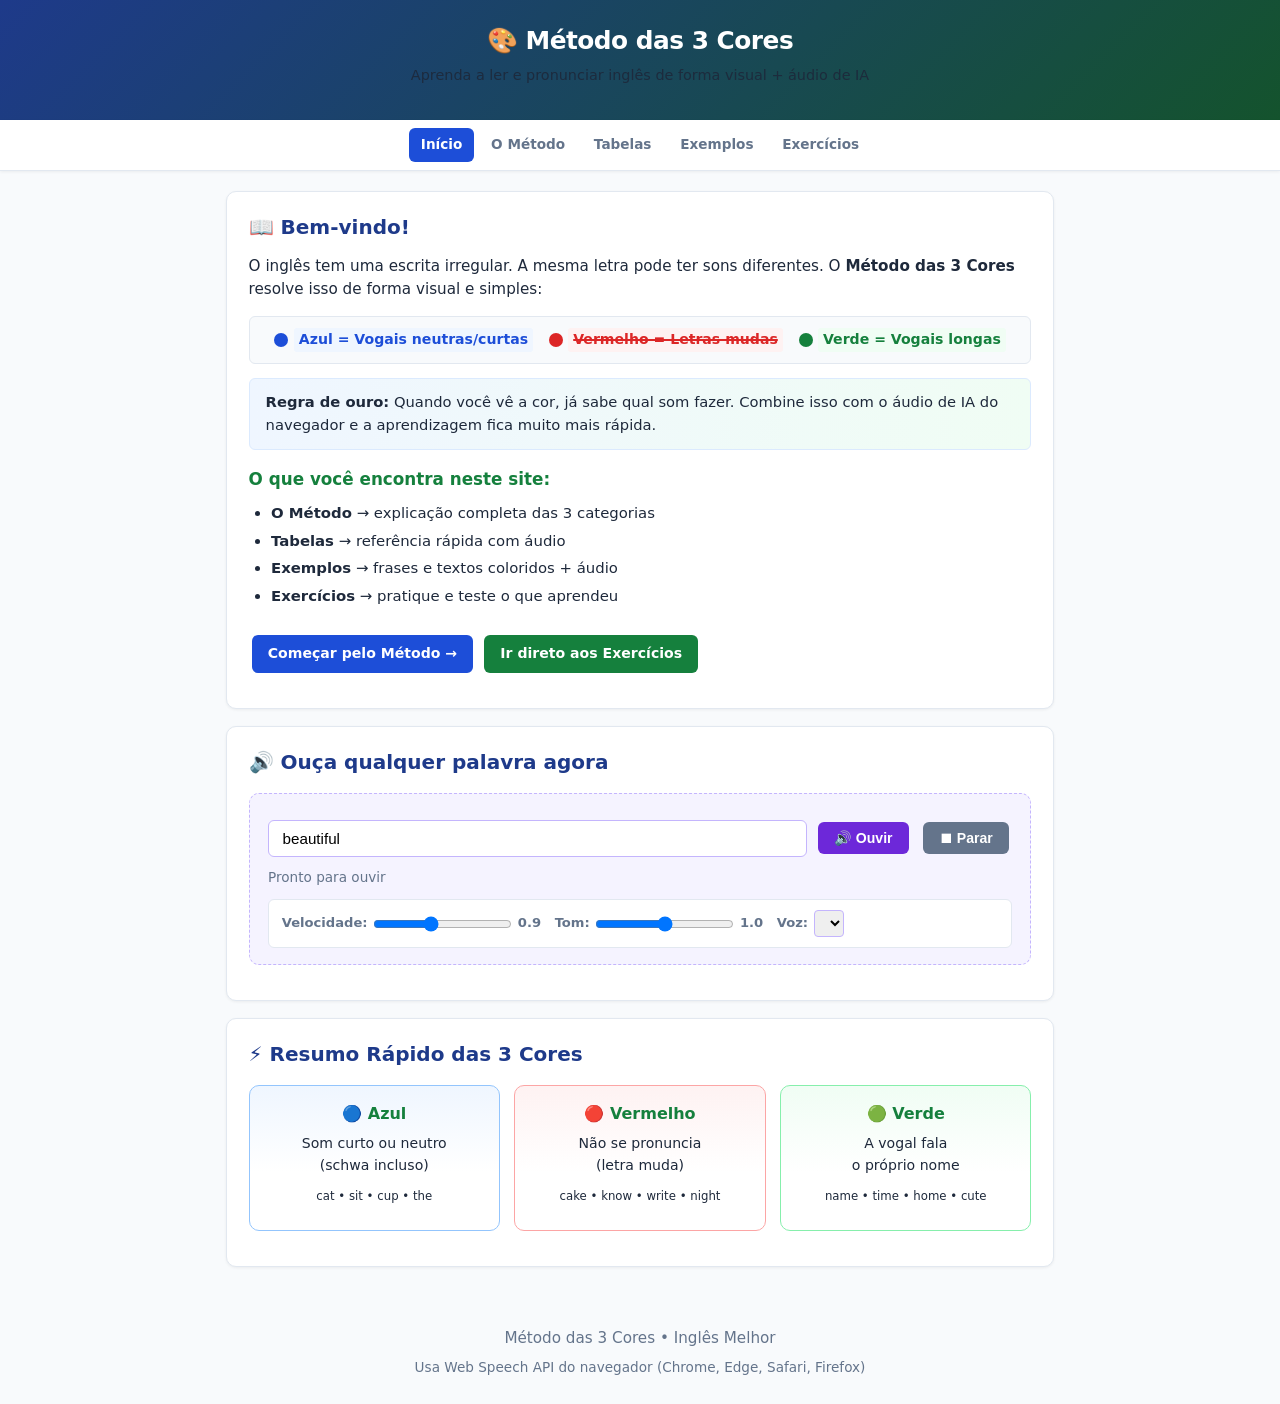
<file: index.html>
<!DOCTYPE html>
<html lang="pt-BR">
<head>
    <meta charset="UTF-8">
    <meta name="viewport" content="width=device-width, initial-scale=1.0">
    <title>Método das 3 Cores | Aprenda a Ler Inglês</title>
    <link rel="stylesheet" href="css/style.css">
</head>
<body>
<header>
    <h1>🎨 Método das 3 Cores</h1>
    <p>Aprenda a ler e pronunciar inglês de forma visual + áudio de IA</p>
</header>

<nav>
    <a href="index.html" class="active">Início</a>
    <a href="metodo.html">O Método</a>
    <a href="tabelas.html">Tabelas</a>
    <a href="exemplos.html">Exemplos</a>
    <a href="exercicios.html">Exercícios</a>
</nav>

<div class="container">
    <section>
        <h2>📖 Bem-vindo!</h2>
        <p>
            O inglês tem uma escrita irregular. A mesma letra pode ter sons diferentes.
            O <strong>Método das 3 Cores</strong> resolve isso de forma visual e simples:
        </p>

        <div class="legenda">
            <div class="legenda-item">
                <div class="bolinha azul"></div>
                <span class="cor-azul">Azul = Vogais neutras/curtas</span>
            </div>
            <div class="legenda-item">
                <div class="bolinha vermelho"></div>
                <span class="cor-vermelho">Vermelho = Letras mudas</span>
            </div>
            <div class="legenda-item">
                <div class="bolinha verde"></div>
                <span class="cor-verde">Verde = Vogais longas</span>
            </div>
        </div>

        <div class="destaque">
            <strong>Regra de ouro:</strong> Quando você vê a cor, já sabe qual som fazer.
            Combine isso com o áudio de IA do navegador e a aprendizagem fica muito mais rápida.
        </div>

        <h3>O que você encontra neste site:</h3>
        <ul style="margin-left:1.4rem; margin-top:0.6rem;">
            <li><strong>O Método</strong> → explicação completa das 3 categorias</li>
            <li><strong>Tabelas</strong> → referência rápida com áudio</li>
            <li><strong>Exemplos</strong> → frases e textos coloridos + áudio</li>
            <li><strong>Exercícios</strong> → pratique e teste o que aprendeu</li>
        </ul>

        <p style="margin-top:1.5rem;">
            <a href="metodo.html" class="btn">Começar pelo Método →</a>
            <a href="exercicios.html" class="btn verde">Ir direto aos Exercícios</a>
        </p>
    </section>

    <section>
        <h2>🔊 Ouça qualquer palavra agora</h2>
        <div class="audio-box">
            <div class="audio-input-group">
                <input type="text" id="texto-para-falar" placeholder="Digite uma palavra ou frase em inglês..." value="beautiful">
                <button class="btn roxo" id="btn-falar" onclick="falarTexto()">🔊 Ouvir</button>
                <button class="btn" onclick="pararFala()" style="background:#64748b;">⏹ Parar</button>
            </div>
            <div id="status-audio">Pronto para ouvir</div>
            <div class="voice-controls">
                <label>Velocidade: <input type="range" id="rate" min="0.5" max="1.5" step="0.1" value="0.9"> <span id="rate-value">0.9</span></label>
                <label>Tom: <input type="range" id="pitch" min="0.5" max="1.5" step="0.1" value="1"> <span id="pitch-value">1.0</span></label>
                <label>Voz: <select id="voice-select"></select></label>
            </div>
        </div>
    </section>

    <section>
        <h2>⚡ Resumo Rápido das 3 Cores</h2>
        <div class="categorias">
            <div class="card azul" style="text-align:center;">
                <h3 style="justify-content:center;">🔵 Azul</h3>
                <p>Som curto ou neutro<br>(schwa incluso)</p>
                <p><small>cat • sit • cup • the</small></p>
            </div>
            <div class="card vermelho" style="text-align:center;">
                <h3 style="justify-content:center;">🔴 Vermelho</h3>
                <p>Não se pronuncia<br>(letra muda)</p>
                <p><small>cake • know • write • night</small></p>
            </div>
            <div class="card verde" style="text-align:center;">
                <h3 style="justify-content:center;">🟢 Verde</h3>
                <p>A vogal fala<br>o próprio nome</p>
                <p><small>name • time • home • cute</small></p>
            </div>
        </div>
    </section>
</div>

<footer>
    <p>Método das 3 Cores • Inglês Melhor</p>
    <p style="margin-top:0.4rem; font-size:0.85rem;">Usa Web Speech API do navegador (Chrome, Edge, Safari, Firefox)</p>
</footer>

<script src="js/speech.js"></script>
</body>
</html>
</file>
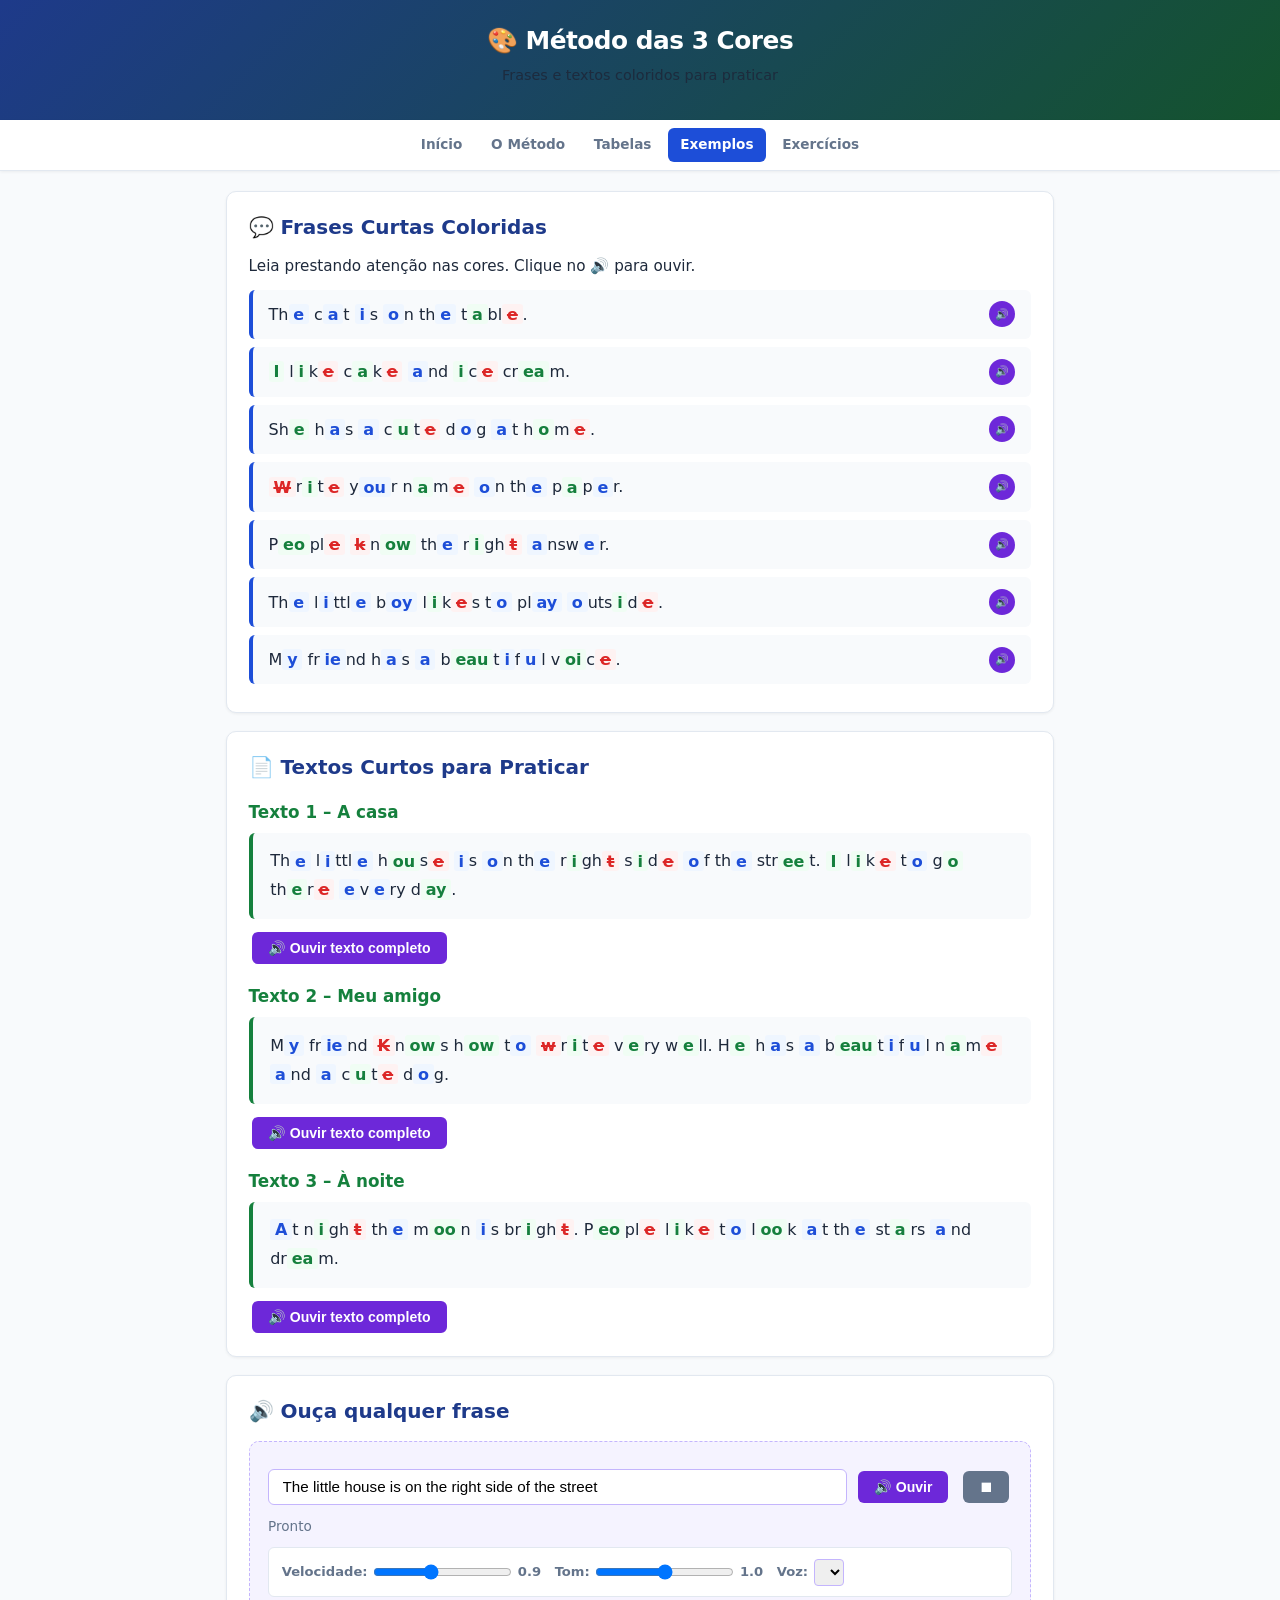
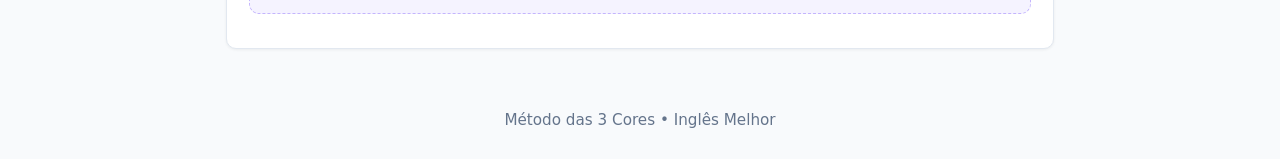
<file: exemplos.html>
<!DOCTYPE html>
<html lang="pt-BR">
<head>
    <meta charset="UTF-8">
    <meta name="viewport" content="width=device-width, initial-scale=1.0">
    <title>Exemplos e Frases | Método das 3 Cores</title>
    <link rel="stylesheet" href="css/style.css">
</head>
<body>
<header>
    <h1>🎨 Método das 3 Cores</h1>
    <p>Frases e textos coloridos para praticar</p>
</header>

<nav>
    <a href="index.html">Início</a>
    <a href="metodo.html">O Método</a>
    <a href="tabelas.html">Tabelas</a>
    <a href="exemplos.html" class="active">Exemplos</a>
    <a href="exercicios.html">Exercícios</a>
</nav>

<div class="container">
    <section>
        <h2>💬 Frases Curtas Coloridas</h2>
        <p>Leia prestando atenção nas cores. Clique no 🔊 para ouvir.</p>

        <div class="frase">
            <div class="frase-texto">Th<span class="cor-azul">e</span> c<span class="cor-azul">a</span>t <span class="cor-azul">i</span>s <span class="cor-azul">o</span>n th<span class="cor-azul">e</span> t<span class="cor-verde">a</span>bl<span class="cor-vermelho">e</span>.</div>
            <button class="btn-audio" onclick="falarPalavra('The cat is on the table')">🔊</button>
        </div>

        <div class="frase">
            <div class="frase-texto"><span class="cor-verde">I</span> l<span class="cor-verde">i</span>k<span class="cor-vermelho">e</span> c<span class="cor-verde">a</span>k<span class="cor-vermelho">e</span> <span class="cor-azul">a</span>nd <span class="cor-verde">i</span>c<span class="cor-vermelho">e</span> cr<span class="cor-verde">ea</span>m.</div>
            <button class="btn-audio" onclick="falarPalavra('I like cake and ice cream')">🔊</button>
        </div>

        <div class="frase">
            <div class="frase-texto">Sh<span class="cor-verde">e</span> h<span class="cor-azul">a</span>s <span class="cor-azul">a</span> c<span class="cor-verde">u</span>t<span class="cor-vermelho">e</span> d<span class="cor-azul">o</span>g <span class="cor-azul">a</span>t h<span class="cor-verde">o</span>m<span class="cor-vermelho">e</span>.</div>
            <button class="btn-audio" onclick="falarPalavra('She has a cute dog at home')">🔊</button>
        </div>

        <div class="frase">
            <div class="frase-texto"><span class="cor-vermelho">W</span>r<span class="cor-verde">i</span>t<span class="cor-vermelho">e</span> y<span class="cor-azul">ou</span>r n<span class="cor-verde">a</span>m<span class="cor-vermelho">e</span> <span class="cor-azul">o</span>n th<span class="cor-azul">e</span> p<span class="cor-verde">a</span>p<span class="cor-azul">e</span>r.</div>
            <button class="btn-audio" onclick="falarPalavra('Write your name on the paper')">🔊</button>
        </div>

        <div class="frase">
            <div class="frase-texto">P<span class="cor-verde">eo</span>pl<span class="cor-vermelho">e</span> <span class="cor-vermelho">k</span>n<span class="cor-verde">ow</span> th<span class="cor-azul">e</span> r<span class="cor-verde">i</span>gh<span class="cor-vermelho">t</span> <span class="cor-azul">a</span>nsw<span class="cor-azul">e</span>r.</div>
            <button class="btn-audio" onclick="falarPalavra('People know the right answer')">🔊</button>
        </div>

        <div class="frase">
            <div class="frase-texto">Th<span class="cor-azul">e</span> l<span class="cor-azul">i</span>ttl<span class="cor-azul">e</span> b<span class="cor-azul">oy</span> l<span class="cor-verde">i</span>k<span class="cor-vermelho">e</span>s t<span class="cor-azul">o</span> pl<span class="cor-azul">ay</span> <span class="cor-azul">o</span>uts<span class="cor-verde">i</span>d<span class="cor-vermelho">e</span>.</div>
            <button class="btn-audio" onclick="falarPalavra('The little boy likes to play outside')">🔊</button>
        </div>

        <div class="frase">
            <div class="frase-texto">M<span class="cor-azul">y</span> fr<span class="cor-azul">ie</span>nd h<span class="cor-azul">a</span>s <span class="cor-azul">a</span> b<span class="cor-verde">eau</span>t<span class="cor-azul">i</span>f<span class="cor-azul">u</span>l v<span class="cor-verde">oi</span>c<span class="cor-vermelho">e</span>.</div>
            <button class="btn-audio" onclick="falarPalavra('My friend has a beautiful voice')">🔊</button>
        </div>
    </section>

    <section>
        <h2>📄 Textos Curtos para Praticar</h2>

        <h3>Texto 1 – A casa</h3>
        <div class="texto-longo">
            Th<span class="cor-azul">e</span> l<span class="cor-azul">i</span>ttl<span class="cor-azul">e</span> h<span class="cor-verde">ou</span>s<span class="cor-vermelho">e</span> 
            <span class="cor-azul">i</span>s <span class="cor-azul">o</span>n th<span class="cor-azul">e</span> 
            r<span class="cor-verde">i</span>gh<span class="cor-vermelho">t</span> s<span class="cor-verde">i</span>d<span class="cor-vermelho">e</span> 
            <span class="cor-azul">o</span>f th<span class="cor-azul">e</span> str<span class="cor-verde">ee</span>t. 
            <span class="cor-verde">I</span> l<span class="cor-verde">i</span>k<span class="cor-vermelho">e</span> 
            t<span class="cor-azul">o</span> g<span class="cor-verde">o</span> th<span class="cor-verde">e</span>r<span class="cor-vermelho">e</span> 
            <span class="cor-azul">e</span>v<span class="cor-azul">e</span>ry d<span class="cor-verde">ay</span>.
        </div>
        <button class="btn roxo" onclick="falarPalavra('The little house is on the right side of the street. I like to go there every day.')">🔊 Ouvir texto completo</button>

        <h3>Texto 2 – Meu amigo</h3>
        <div class="texto-longo">
            M<span class="cor-azul">y</span> fr<span class="cor-azul">ie</span>nd 
            <span class="cor-vermelho">K</span>n<span class="cor-verde">ow</span>s h<span class="cor-verde">ow</span> 
            t<span class="cor-azul">o</span> <span class="cor-vermelho">w</span>r<span class="cor-verde">i</span>t<span class="cor-vermelho">e</span> 
            v<span class="cor-verde">e</span>ry w<span class="cor-verde">e</span>ll. 
            H<span class="cor-verde">e</span> h<span class="cor-azul">a</span>s <span class="cor-azul">a</span> 
            b<span class="cor-verde">eau</span>t<span class="cor-azul">i</span>f<span class="cor-azul">u</span>l 
            n<span class="cor-verde">a</span>m<span class="cor-vermelho">e</span> 
            <span class="cor-azul">a</span>nd <span class="cor-azul">a</span> 
            c<span class="cor-verde">u</span>t<span class="cor-vermelho">e</span> d<span class="cor-azul">o</span>g.
        </div>
        <button class="btn roxo" onclick="falarPalavra('My friend knows how to write very well. He has a beautiful name and a cute dog.')">🔊 Ouvir texto completo</button>

        <h3>Texto 3 – À noite</h3>
        <div class="texto-longo">
            <span class="cor-azul">A</span>t n<span class="cor-verde">i</span>gh<span class="cor-vermelho">t</span> 
            th<span class="cor-azul">e</span> m<span class="cor-verde">oo</span>n <span class="cor-azul">i</span>s 
            br<span class="cor-verde">i</span>gh<span class="cor-vermelho">t</span>. 
            P<span class="cor-verde">eo</span>pl<span class="cor-vermelho">e</span> 
            l<span class="cor-verde">i</span>k<span class="cor-vermelho">e</span> t<span class="cor-azul">o</span> 
            l<span class="cor-verde">oo</span>k <span class="cor-azul">a</span>t th<span class="cor-azul">e</span> 
            st<span class="cor-verde">a</span>rs <span class="cor-azul">a</span>nd 
            dr<span class="cor-verde">ea</span>m.
        </div>
        <button class="btn roxo" onclick="falarPalavra('At night the moon is bright. People like to look at the stars and dream.')">🔊 Ouvir texto completo</button>
    </section>

    <section>
        <h2>🔊 Ouça qualquer frase</h2>
        <div class="audio-box">
            <div class="audio-input-group">
                <input type="text" id="texto-para-falar" placeholder="Cole ou digite uma frase..." value="The little house is on the right side of the street">
                <button class="btn roxo" id="btn-falar" onclick="falarTexto()">🔊 Ouvir</button>
                <button class="btn" onclick="pararFala()" style="background:#64748b;">⏹</button>
            </div>
            <div id="status-audio">Pronto</div>
            <div class="voice-controls">
                <label>Velocidade: <input type="range" id="rate" min="0.5" max="1.5" step="0.1" value="0.9"> <span id="rate-value">0.9</span></label>
                <label>Tom: <input type="range" id="pitch" min="0.5" max="1.5" step="0.1" value="1"> <span id="pitch-value">1.0</span></label>
                <label>Voz: <select id="voice-select"></select></label>
            </div>
        </div>
    </section>
</div>

<footer>
    <p>Método das 3 Cores • Inglês Melhor</p>
</footer>
<script src="js/speech.js"></script>
</body>
</html>
</file>
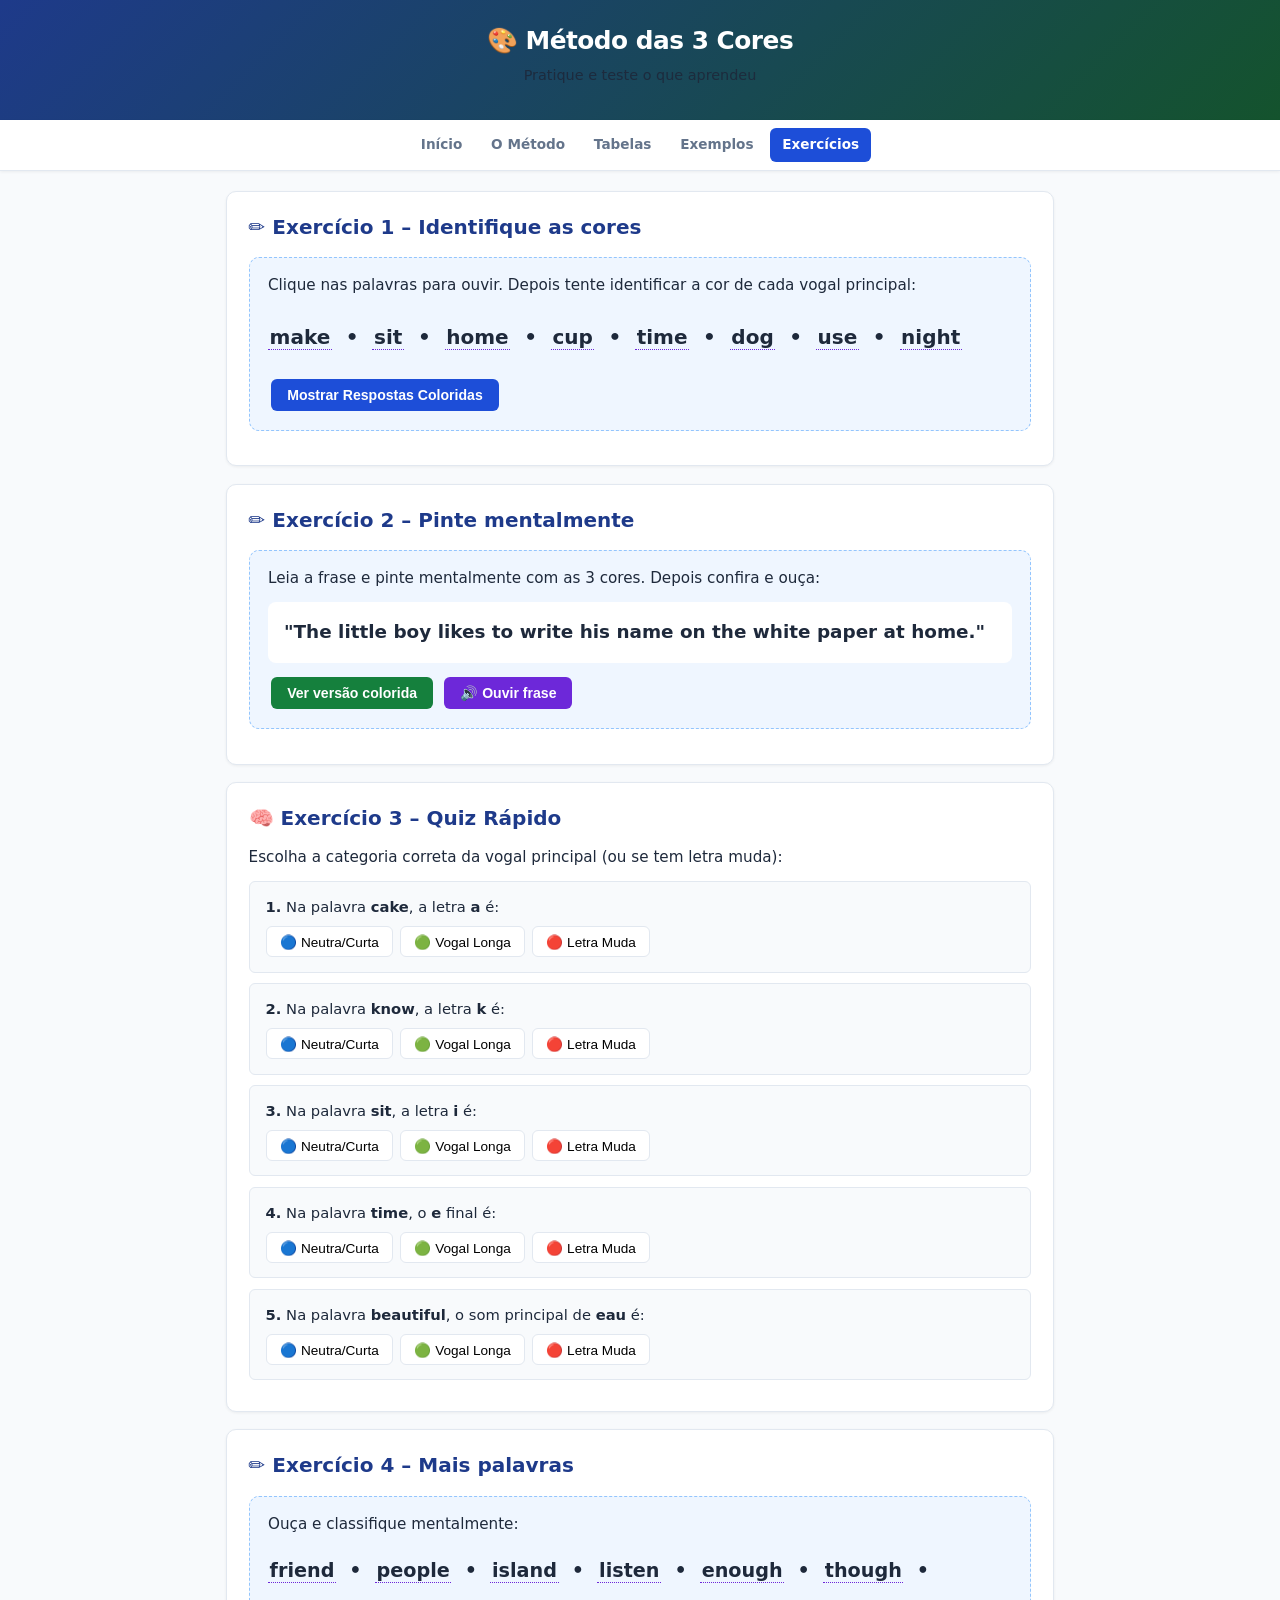
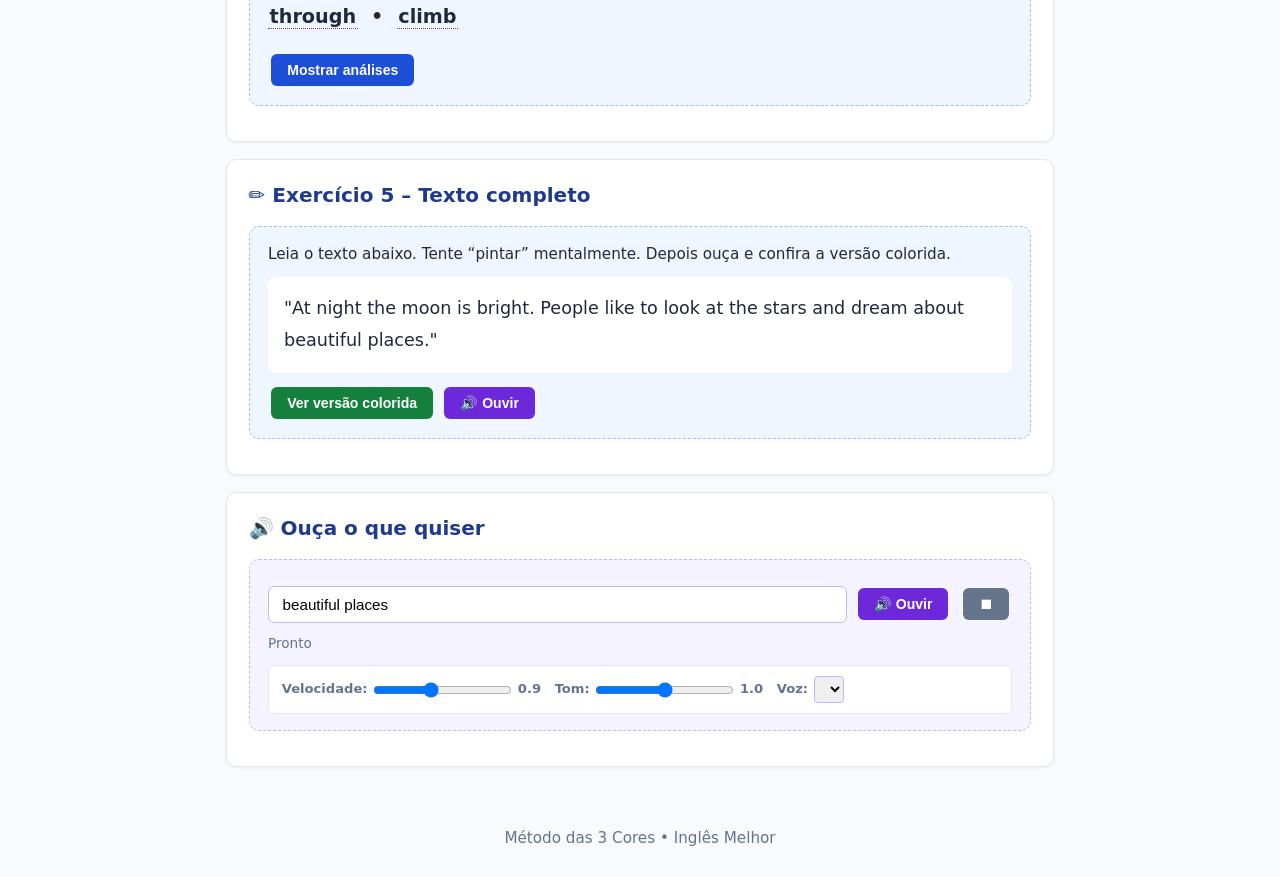
<file: exercicios.html>
<!DOCTYPE html>
<html lang="pt-BR">
<head>
    <meta charset="UTF-8">
    <meta name="viewport" content="width=device-width, initial-scale=1.0">
    <title>Exercícios | Método das 3 Cores</title>
    <link rel="stylesheet" href="css/style.css">
</head>
<body>
<header>
    <h1>🎨 Método das 3 Cores</h1>
    <p>Pratique e teste o que aprendeu</p>
</header>

<nav>
    <a href="index.html">Início</a>
    <a href="metodo.html">O Método</a>
    <a href="tabelas.html">Tabelas</a>
    <a href="exemplos.html">Exemplos</a>
    <a href="exercicios.html" class="active">Exercícios</a>
</nav>

<div class="container">

    <section>
        <h2>✏️ Exercício 1 – Identifique as cores</h2>
        <div class="pratica-box">
            <p>Clique nas palavras para ouvir. Depois tente identificar a cor de cada vogal principal:</p>
            <p style="font-size:1.25rem; font-weight:600; margin:1rem 0; line-height:2.3;">
                <span class="palavra-clicavel" onclick="falarPalavra('make')">make</span> &nbsp;•&nbsp;
                <span class="palavra-clicavel" onclick="falarPalavra('sit')">sit</span> &nbsp;•&nbsp;
                <span class="palavra-clicavel" onclick="falarPalavra('home')">home</span> &nbsp;•&nbsp;
                <span class="palavra-clicavel" onclick="falarPalavra('cup')">cup</span> &nbsp;•&nbsp;
                <span class="palavra-clicavel" onclick="falarPalavra('time')">time</span> &nbsp;•&nbsp;
                <span class="palavra-clicavel" onclick="falarPalavra('dog')">dog</span> &nbsp;•&nbsp;
                <span class="palavra-clicavel" onclick="falarPalavra('use')">use</span> &nbsp;•&nbsp;
                <span class="palavra-clicavel" onclick="falarPalavra('night')">night</span>
            </p>
            <button class="btn" onclick="mostrarRespostas('respostas1')">Mostrar Respostas Coloridas</button>
            <div id="respostas1" style="display:none; margin-top:1rem;">
                <p style="line-height:2.1;">
                    m<span class="cor-verde">a</span>k<span class="cor-vermelho">e</span> &nbsp;•&nbsp;
                    s<span class="cor-azul">i</span>t &nbsp;•&nbsp;
                    h<span class="cor-verde">o</span>m<span class="cor-vermelho">e</span> &nbsp;•&nbsp;
                    c<span class="cor-azul">u</span>p &nbsp;•&nbsp;
                    t<span class="cor-verde">i</span>m<span class="cor-vermelho">e</span> &nbsp;•&nbsp;
                    d<span class="cor-azul">o</span>g &nbsp;•&nbsp;
                    <span class="cor-verde">u</span>s<span class="cor-vermelho">e</span> &nbsp;•&nbsp;
                    n<span class="cor-verde">i</span>gh<span class="cor-vermelho">t</span>
                </p>
            </div>
        </div>
    </section>

    <section>
        <h2>✏️ Exercício 2 – Pinte mentalmente</h2>
        <div class="pratica-box">
            <p>Leia a frase e pinte mentalmente com as 3 cores. Depois confira e ouça:</p>
            <p style="font-size:1.15rem; font-weight:600; background:white; padding:1rem; border-radius:8px;">
                "The little boy likes to write his name on the white paper at home."
            </p>
            <button class="btn verde" onclick="mostrarFraseColorida('frase1')">Ver versão colorida</button>
            <button class="btn roxo" onclick="falarPalavra('The little boy likes to write his name on the white paper at home')">🔊 Ouvir frase</button>
            <div id="frase1" style="display:none; margin-top:1rem;">
                <div class="frase">
                    <div class="frase-texto">
                        Th<span class="cor-azul">e</span> l<span class="cor-azul">i</span>ttl<span class="cor-azul">e</span> b<span class="cor-azul">oy</span>
                        l<span class="cor-verde">i</span>k<span class="cor-vermelho">e</span>s t<span class="cor-azul">o</span>
                        <span class="cor-vermelho">w</span>r<span class="cor-verde">i</span>t<span class="cor-vermelho">e</span>
                        h<span class="cor-azul">i</span>s n<span class="cor-verde">a</span>m<span class="cor-vermelho">e</span>
                        <span class="cor-azul">o</span>n th<span class="cor-azul">e</span>
                        wh<span class="cor-verde">i</span>t<span class="cor-vermelho">e</span>
                        p<span class="cor-verde">a</span>p<span class="cor-azul">e</span>r
                        <span class="cor-azul">a</span>t h<span class="cor-verde">o</span>m<span class="cor-vermelho">e</span>.
                    </div>
                </div>
            </div>
        </div>
    </section>

    <section>
        <h2>🧠 Exercício 3 – Quiz Rápido</h2>
        <p>Escolha a categoria correta da vogal principal (ou se tem letra muda):</p>

        <div class="quiz-item">
            <p><strong>1.</strong> Na palavra <strong>cake</strong>, a letra <strong>a</strong> é:</p>
            <div class="opcoes">
                <button class="opcao" data-correto="false" onclick="responderQuiz(this, false)">🔵 Neutra/Curta</button>
                <button class="opcao" data-correto="true" onclick="responderQuiz(this, true)">🟢 Vogal Longa</button>
                <button class="opcao" data-correto="false" onclick="responderQuiz(this, false)">🔴 Letra Muda</button>
            </div>
        </div>

        <div class="quiz-item">
            <p><strong>2.</strong> Na palavra <strong>know</strong>, a letra <strong>k</strong> é:</p>
            <div class="opcoes">
                <button class="opcao" data-correto="false" onclick="responderQuiz(this, false)">🔵 Neutra/Curta</button>
                <button class="opcao" data-correto="false" onclick="responderQuiz(this, false)">🟢 Vogal Longa</button>
                <button class="opcao" data-correto="true" onclick="responderQuiz(this, true)">🔴 Letra Muda</button>
            </div>
        </div>

        <div class="quiz-item">
            <p><strong>3.</strong> Na palavra <strong>sit</strong>, a letra <strong>i</strong> é:</p>
            <div class="opcoes">
                <button class="opcao" data-correto="true" onclick="responderQuiz(this, true)">🔵 Neutra/Curta</button>
                <button class="opcao" data-correto="false" onclick="responderQuiz(this, false)">🟢 Vogal Longa</button>
                <button class="opcao" data-correto="false" onclick="responderQuiz(this, false)">🔴 Letra Muda</button>
            </div>
        </div>

        <div class="quiz-item">
            <p><strong>4.</strong> Na palavra <strong>time</strong>, o <strong>e</strong> final é:</p>
            <div class="opcoes">
                <button class="opcao" data-correto="false" onclick="responderQuiz(this, false)">🔵 Neutra/Curta</button>
                <button class="opcao" data-correto="false" onclick="responderQuiz(this, false)">🟢 Vogal Longa</button>
                <button class="opcao" data-correto="true" onclick="responderQuiz(this, true)">🔴 Letra Muda</button>
            </div>
        </div>

        <div class="quiz-item">
            <p><strong>5.</strong> Na palavra <strong>beautiful</strong>, o som principal de <strong>eau</strong> é:</p>
            <div class="opcoes">
                <button class="opcao" data-correto="false" onclick="responderQuiz(this, false)">🔵 Neutra/Curta</button>
                <button class="opcao" data-correto="true" onclick="responderQuiz(this, true)">🟢 Vogal Longa</button>
                <button class="opcao" data-correto="false" onclick="responderQuiz(this, false)">🔴 Letra Muda</button>
            </div>
        </div>
    </section>

    <section>
        <h2>✏️ Exercício 4 – Mais palavras</h2>
        <div class="pratica-box">
            <p>Ouça e classifique mentalmente:</p>
            <p style="font-size:1.2rem; font-weight:600; line-height:2.4;">
                <span class="palavra-clicavel" onclick="falarPalavra('friend')">friend</span> &nbsp;•&nbsp;
                <span class="palavra-clicavel" onclick="falarPalavra('people')">people</span> &nbsp;•&nbsp;
                <span class="palavra-clicavel" onclick="falarPalavra('island')">island</span> &nbsp;•&nbsp;
                <span class="palavra-clicavel" onclick="falarPalavra('listen')">listen</span> &nbsp;•&nbsp;
                <span class="palavra-clicavel" onclick="falarPalavra('enough')">enough</span> &nbsp;•&nbsp;
                <span class="palavra-clicavel" onclick="falarPalavra('though')">though</span> &nbsp;•&nbsp;
                <span class="palavra-clicavel" onclick="falarPalavra('through')">through</span> &nbsp;•&nbsp;
                <span class="palavra-clicavel" onclick="falarPalavra('climb')">climb</span>
            </p>
            <button class="btn" onclick="mostrarRespostas('respostas4')">Mostrar análises</button>
            <div id="respostas4" style="display:none; margin-top:1rem; line-height:2;">
                <p>fr<span class="cor-azul">ie</span>nd &nbsp;•&nbsp; p<span class="cor-verde">eo</span>pl<span class="cor-vermelho">e</span> &nbsp;•&nbsp; <span class="cor-verde">i</span>sl<span class="cor-azul">a</span>nd &nbsp;•&nbsp; l<span class="cor-azul">i</span>st<span class="cor-azul">e</span>n</p>
                <p><span class="cor-azul">e</span>n<span class="cor-azul">ou</span>gh &nbsp;•&nbsp; th<span class="cor-verde">ough</span> &nbsp;•&nbsp; thr<span class="cor-verde">ough</span> &nbsp;•&nbsp; cl<span class="cor-verde">i</span>m<span class="cor-vermelho">b</span></p>
            </div>
        </div>
    </section>

    <section>
        <h2>✏️ Exercício 5 – Texto completo</h2>
        <div class="pratica-box">
            <p>Leia o texto abaixo. Tente “pintar” mentalmente. Depois ouça e confira a versão colorida.</p>
            <p style="font-size:1.1rem; background:white; padding:1rem; border-radius:8px; line-height:1.8;">
                "At night the moon is bright. People like to look at the stars and dream about beautiful places."
            </p>
            <button class="btn verde" onclick="mostrarFraseColorida('texto5')">Ver versão colorida</button>
            <button class="btn roxo" onclick="falarPalavra('At night the moon is bright. People like to look at the stars and dream about beautiful places.')">🔊 Ouvir</button>
            <div id="texto5" style="display:none; margin-top:1rem;">
                <div class="texto-longo">
                    <span class="cor-azul">A</span>t n<span class="cor-verde">i</span>gh<span class="cor-vermelho">t</span>
                    th<span class="cor-azul">e</span> m<span class="cor-verde">oo</span>n <span class="cor-azul">i</span>s
                    br<span class="cor-verde">i</span>gh<span class="cor-vermelho">t</span>.
                    P<span class="cor-verde">eo</span>pl<span class="cor-vermelho">e</span>
                    l<span class="cor-verde">i</span>k<span class="cor-vermelho">e</span> t<span class="cor-azul">o</span>
                    l<span class="cor-verde">oo</span>k <span class="cor-azul">a</span>t th<span class="cor-azul">e</span>
                    st<span class="cor-verde">a</span>rs <span class="cor-azul">a</span>nd
                    dr<span class="cor-verde">ea</span>m <span class="cor-azul">a</span>b<span class="cor-azul">ou</span>t
                    b<span class="cor-verde">eau</span>t<span class="cor-azul">i</span>f<span class="cor-azul">u</span>l
                    pl<span class="cor-verde">a</span>c<span class="cor-vermelho">e</span>s.
                </div>
            </div>
        </div>
    </section>

    <section>
        <h2>🔊 Ouça o que quiser</h2>
        <div class="audio-box">
            <div class="audio-input-group">
                <input type="text" id="texto-para-falar" placeholder="Digite qualquer palavra ou frase..." value="beautiful places">
                <button class="btn roxo" id="btn-falar" onclick="falarTexto()">🔊 Ouvir</button>
                <button class="btn" onclick="pararFala()" style="background:#64748b;">⏹</button>
            </div>
            <div id="status-audio">Pronto</div>
            <div class="voice-controls">
                <label>Velocidade: <input type="range" id="rate" min="0.5" max="1.5" step="0.1" value="0.9"> <span id="rate-value">0.9</span></label>
                <label>Tom: <input type="range" id="pitch" min="0.5" max="1.5" step="0.1" value="1"> <span id="pitch-value">1.0</span></label>
                <label>Voz: <select id="voice-select"></select></label>
            </div>
        </div>
    </section>

</div>

<footer>
    <p>Método das 3 Cores • Inglês Melhor</p>
</footer>
<script src="js/speech.js"></script>
</body>
</html>
</file>
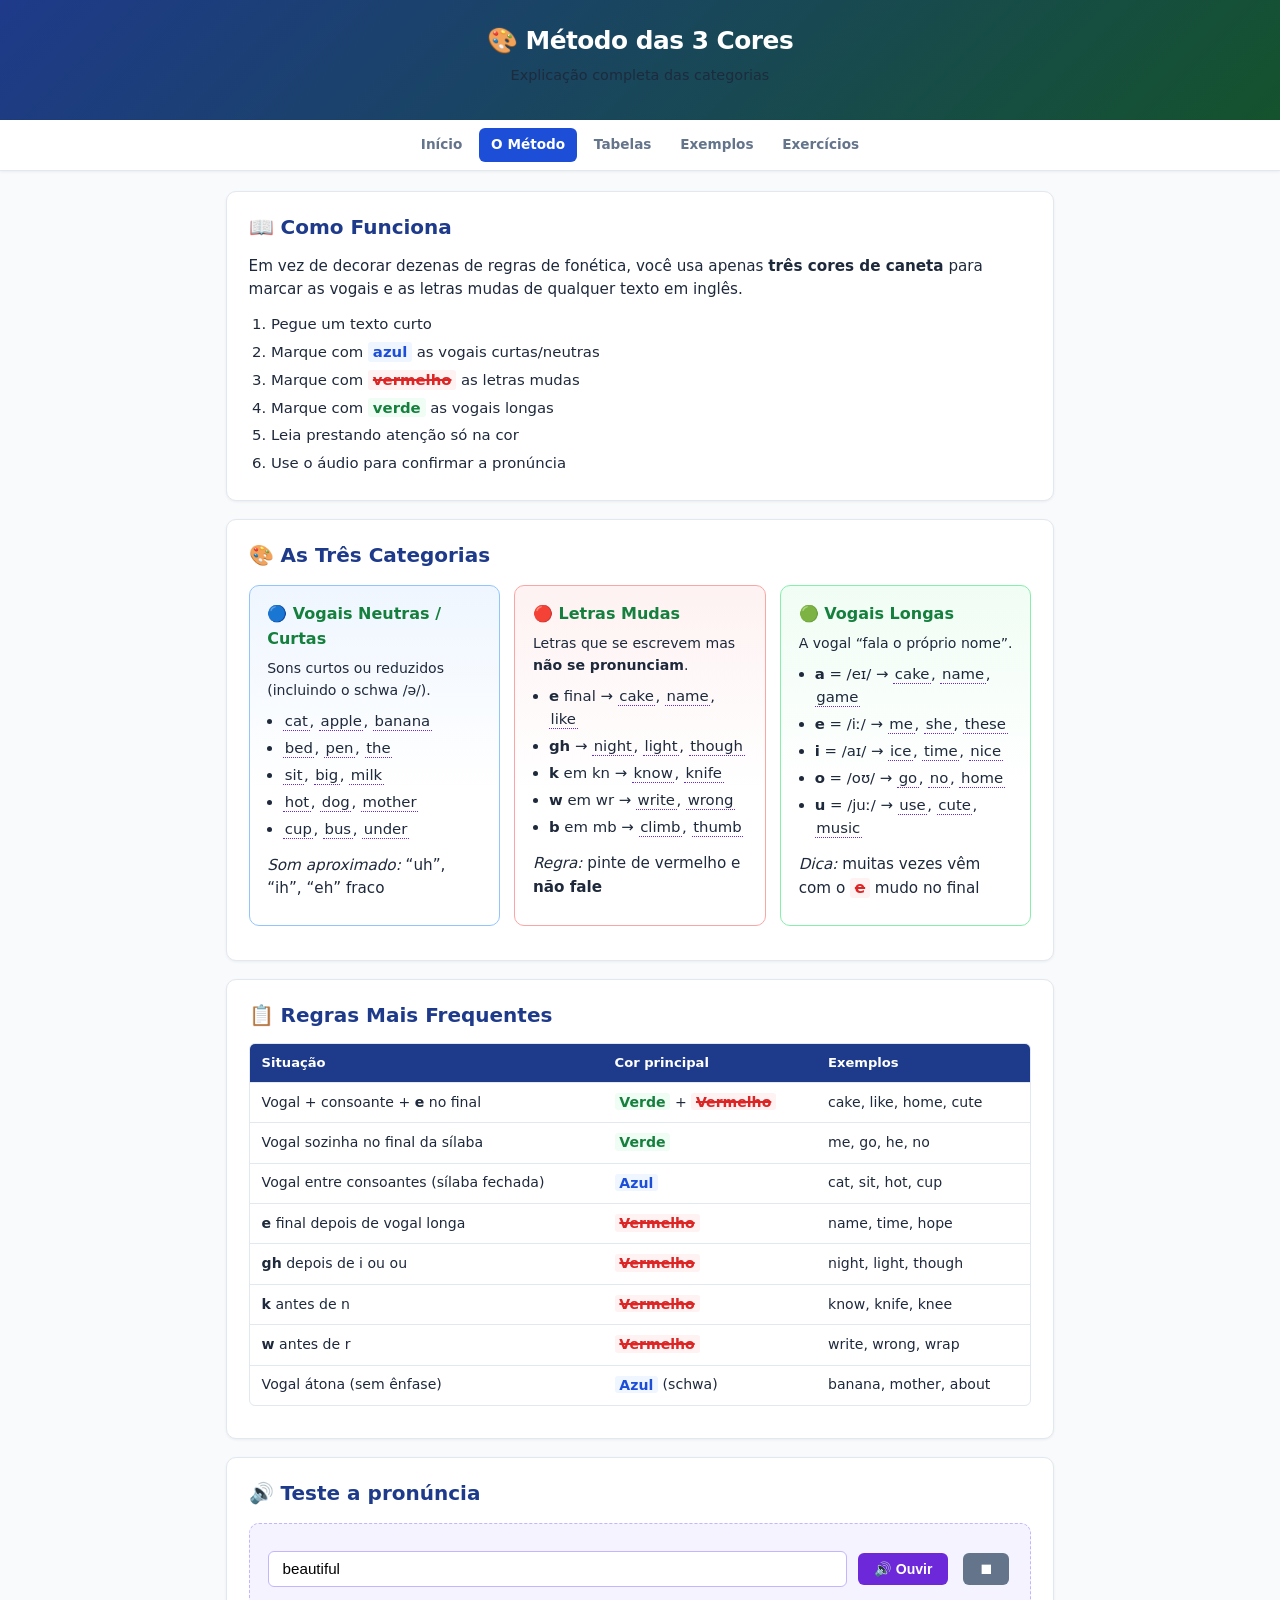
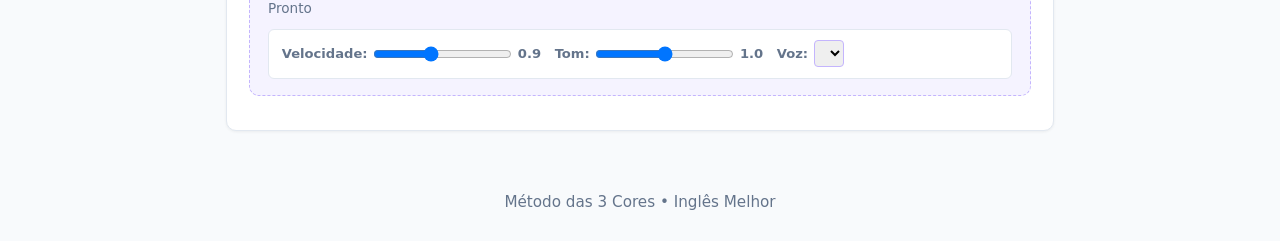
<file: metodo.html>
<!DOCTYPE html>
<html lang="pt-BR">
<head>
    <meta charset="UTF-8">
    <meta name="viewport" content="width=device-width, initial-scale=1.0">
    <title>O Método das 3 Cores | Inglês Melhor</title>
    <link rel="stylesheet" href="css/style.css">
</head>
<body>
<header>
    <h1>🎨 Método das 3 Cores</h1>
    <p>Explicação completa das categorias</p>
</header>

<nav>
    <a href="index.html">Início</a>
    <a href="metodo.html" class="active">O Método</a>
    <a href="tabelas.html">Tabelas</a>
    <a href="exemplos.html">Exemplos</a>
    <a href="exercicios.html">Exercícios</a>
</nav>

<div class="container">
    <section>
        <h2>📖 Como Funciona</h2>
        <p>
            Em vez de decorar dezenas de regras de fonética, você usa apenas <strong>três cores de caneta</strong>
            para marcar as vogais e as letras mudas de qualquer texto em inglês.
        </p>
        <ol style="margin-left:1.4rem; margin-top:0.7rem;">
            <li>Pegue um texto curto</li>
            <li>Marque com <span class="cor-azul">azul</span> as vogais curtas/neutras</li>
            <li>Marque com <span class="cor-vermelho">vermelho</span> as letras mudas</li>
            <li>Marque com <span class="cor-verde">verde</span> as vogais longas</li>
            <li>Leia prestando atenção só na cor</li>
            <li>Use o áudio para confirmar a pronúncia</li>
        </ol>
    </section>

    <section>
        <h2>🎨 As Três Categorias</h2>
        <div class="categorias">
            <div class="card azul">
                <h3>🔵 Vogais Neutras / Curtas</h3>
                <p>Sons curtos ou reduzidos (incluindo o schwa /ə/).</p>
                <ul>
                    <li><span class="palavra-clicavel" onclick="falarPalavra('cat')">cat</span>, <span class="palavra-clicavel" onclick="falarPalavra('apple')">apple</span>, <span class="palavra-clicavel" onclick="falarPalavra('banana')">banana</span></li>
                    <li><span class="palavra-clicavel" onclick="falarPalavra('bed')">bed</span>, <span class="palavra-clicavel" onclick="falarPalavra('pen')">pen</span>, <span class="palavra-clicavel" onclick="falarPalavra('the')">the</span></li>
                    <li><span class="palavra-clicavel" onclick="falarPalavra('sit')">sit</span>, <span class="palavra-clicavel" onclick="falarPalavra('big')">big</span>, <span class="palavra-clicavel" onclick="falarPalavra('milk')">milk</span></li>
                    <li><span class="palavra-clicavel" onclick="falarPalavra('hot')">hot</span>, <span class="palavra-clicavel" onclick="falarPalavra('dog')">dog</span>, <span class="palavra-clicavel" onclick="falarPalavra('mother')">mother</span></li>
                    <li><span class="palavra-clicavel" onclick="falarPalavra('cup')">cup</span>, <span class="palavra-clicavel" onclick="falarPalavra('bus')">bus</span>, <span class="palavra-clicavel" onclick="falarPalavra('under')">under</span></li>
                </ul>
                <p style="margin-top:0.8rem; font-size:0.95rem;"><em>Som aproximado:</em> “uh”, “ih”, “eh” fraco</p>
            </div>

            <div class="card vermelho">
                <h3>🔴 Letras Mudas</h3>
                <p>Letras que se escrevem mas <strong>não se pronunciam</strong>.</p>
                <ul>
                    <li><strong>e</strong> final → <span class="palavra-clicavel" onclick="falarPalavra('cake')">cake</span>, <span class="palavra-clicavel" onclick="falarPalavra('name')">name</span>, <span class="palavra-clicavel" onclick="falarPalavra('like')">like</span></li>
                    <li><strong>gh</strong> → <span class="palavra-clicavel" onclick="falarPalavra('night')">night</span>, <span class="palavra-clicavel" onclick="falarPalavra('light')">light</span>, <span class="palavra-clicavel" onclick="falarPalavra('though')">though</span></li>
                    <li><strong>k</strong> em kn → <span class="palavra-clicavel" onclick="falarPalavra('know')">know</span>, <span class="palavra-clicavel" onclick="falarPalavra('knife')">knife</span></li>
                    <li><strong>w</strong> em wr → <span class="palavra-clicavel" onclick="falarPalavra('write')">write</span>, <span class="palavra-clicavel" onclick="falarPalavra('wrong')">wrong</span></li>
                    <li><strong>b</strong> em mb → <span class="palavra-clicavel" onclick="falarPalavra('climb')">climb</span>, <span class="palavra-clicavel" onclick="falarPalavra('thumb')">thumb</span></li>
                </ul>
                <p style="margin-top:0.8rem; font-size:0.95rem;"><em>Regra:</em> pinte de vermelho e <strong>não fale</strong></p>
            </div>

            <div class="card verde">
                <h3>🟢 Vogais Longas</h3>
                <p>A vogal “fala o próprio nome”.</p>
                <ul>
                    <li><strong>a</strong> = /eɪ/ → <span class="palavra-clicavel" onclick="falarPalavra('cake')">cake</span>, <span class="palavra-clicavel" onclick="falarPalavra('name')">name</span>, <span class="palavra-clicavel" onclick="falarPalavra('game')">game</span></li>
                    <li><strong>e</strong> = /iː/ → <span class="palavra-clicavel" onclick="falarPalavra('me')">me</span>, <span class="palavra-clicavel" onclick="falarPalavra('she')">she</span>, <span class="palavra-clicavel" onclick="falarPalavra('these')">these</span></li>
                    <li><strong>i</strong> = /aɪ/ → <span class="palavra-clicavel" onclick="falarPalavra('ice')">ice</span>, <span class="palavra-clicavel" onclick="falarPalavra('time')">time</span>, <span class="palavra-clicavel" onclick="falarPalavra('nice')">nice</span></li>
                    <li><strong>o</strong> = /oʊ/ → <span class="palavra-clicavel" onclick="falarPalavra('go')">go</span>, <span class="palavra-clicavel" onclick="falarPalavra('no')">no</span>, <span class="palavra-clicavel" onclick="falarPalavra('home')">home</span></li>
                    <li><strong>u</strong> = /juː/ → <span class="palavra-clicavel" onclick="falarPalavra('use')">use</span>, <span class="palavra-clicavel" onclick="falarPalavra('cute')">cute</span>, <span class="palavra-clicavel" onclick="falarPalavra('music')">music</span></li>
                </ul>
                <p style="margin-top:0.8rem; font-size:0.95rem;"><em>Dica:</em> muitas vezes vêm com o <span class="cor-vermelho">e</span> mudo no final</p>
            </div>
        </div>
    </section>

    <section>
        <h2>📋 Regras Mais Frequentes</h2>
        <div class="table-wrapper">
            <table>
                <thead>
                    <tr>
                        <th>Situação</th>
                        <th>Cor principal</th>
                        <th>Exemplos</th>
                    </tr>
                </thead>
                <tbody>
                    <tr>
                        <td>Vogal + consoante + <strong>e</strong> no final</td>
                        <td><span class="cor-verde">Verde</span> + <span class="cor-vermelho">Vermelho</span></td>
                        <td>cake, like, home, cute</td>
                    </tr>
                    <tr>
                        <td>Vogal sozinha no final da sílaba</td>
                        <td><span class="cor-verde">Verde</span></td>
                        <td>me, go, he, no</td>
                    </tr>
                    <tr>
                        <td>Vogal entre consoantes (sílaba fechada)</td>
                        <td><span class="cor-azul">Azul</span></td>
                        <td>cat, sit, hot, cup</td>
                    </tr>
                    <tr>
                        <td><strong>e</strong> final depois de vogal longa</td>
                        <td><span class="cor-vermelho">Vermelho</span></td>
                        <td>name, time, hope</td>
                    </tr>
                    <tr>
                        <td><strong>gh</strong> depois de i ou ou</td>
                        <td><span class="cor-vermelho">Vermelho</span></td>
                        <td>night, light, though</td>
                    </tr>
                    <tr>
                        <td><strong>k</strong> antes de n</td>
                        <td><span class="cor-vermelho">Vermelho</span></td>
                        <td>know, knife, knee</td>
                    </tr>
                    <tr>
                        <td><strong>w</strong> antes de r</td>
                        <td><span class="cor-vermelho">Vermelho</span></td>
                        <td>write, wrong, wrap</td>
                    </tr>
                    <tr>
                        <td>Vogal átona (sem ênfase)</td>
                        <td><span class="cor-azul">Azul</span> (schwa)</td>
                        <td>banana, mother, about</td>
                    </tr>
                </tbody>
            </table>
        </div>
    </section>

    <section>
        <h2>🔊 Teste a pronúncia</h2>
        <div class="audio-box">
            <div class="audio-input-group">
                <input type="text" id="texto-para-falar" placeholder="Digite uma palavra..." value="beautiful">
                <button class="btn roxo" id="btn-falar" onclick="falarTexto()">🔊 Ouvir</button>
                <button class="btn" onclick="pararFala()" style="background:#64748b;">⏹</button>
            </div>
            <div id="status-audio">Pronto</div>
            <div class="voice-controls">
                <label>Velocidade: <input type="range" id="rate" min="0.5" max="1.5" step="0.1" value="0.9"> <span id="rate-value">0.9</span></label>
                <label>Tom: <input type="range" id="pitch" min="0.5" max="1.5" step="0.1" value="1"> <span id="pitch-value">1.0</span></label>
                <label>Voz: <select id="voice-select"></select></label>
            </div>
        </div>
    </section>
</div>

<footer>
    <p>Método das 3 Cores • Inglês Melhor</p>
</footer>
<script src="js/speech.js"></script>
</body>
</html>
</file>
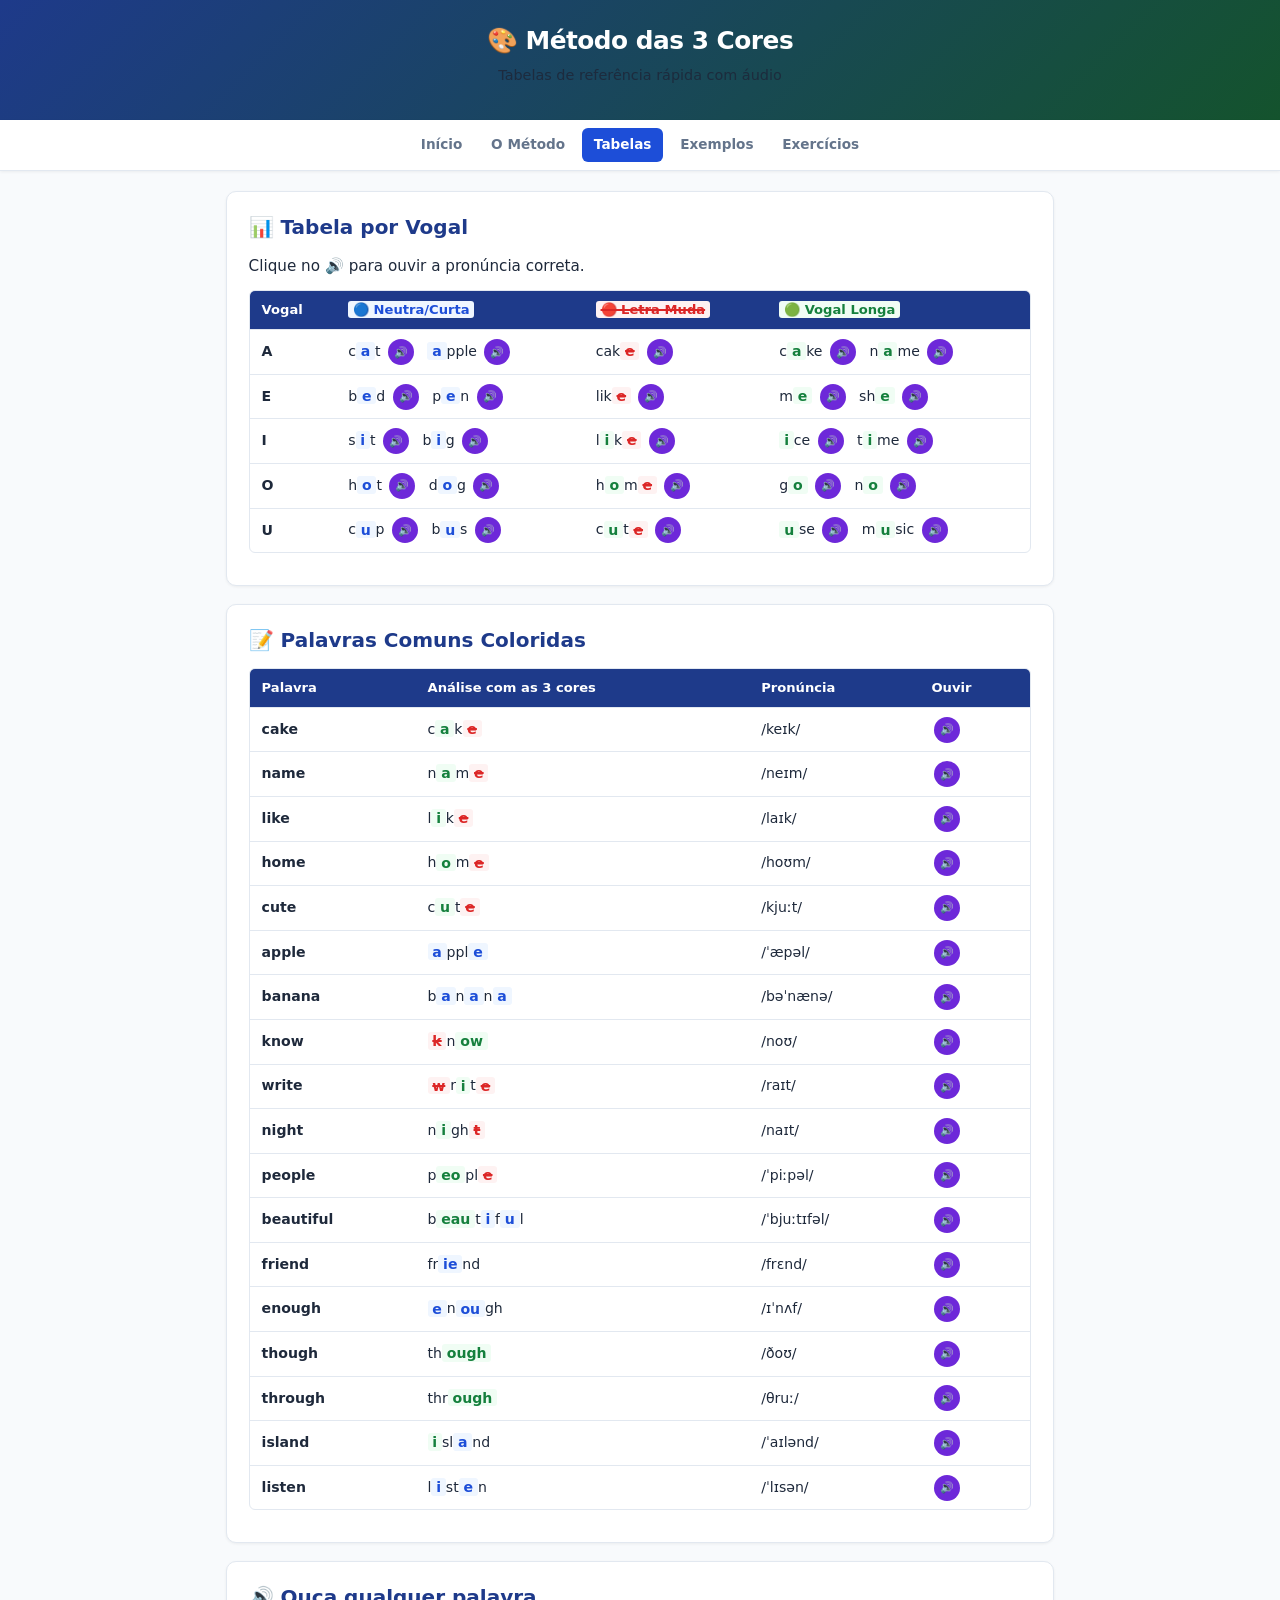
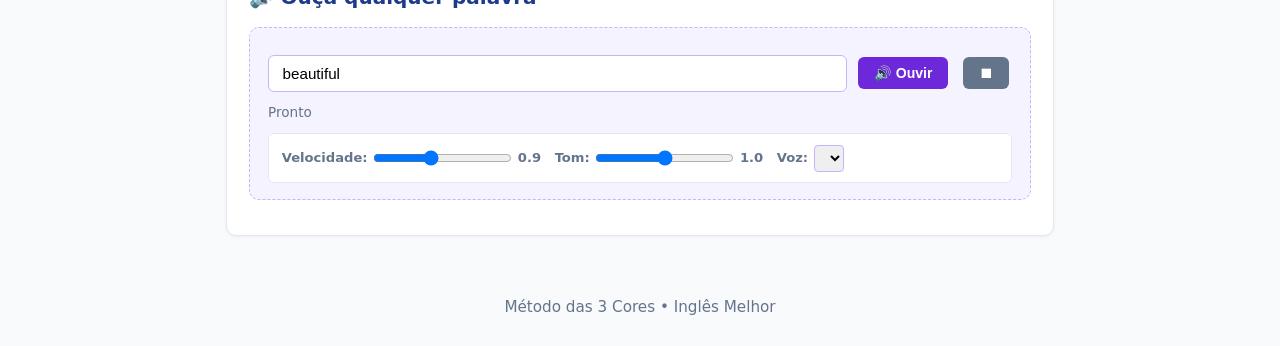
<file: tabelas.html>
<!DOCTYPE html>
<html lang="pt-BR">
<head>
    <meta charset="UTF-8">
    <meta name="viewport" content="width=device-width, initial-scale=1.0">
    <title>Tabelas de Referência | Método das 3 Cores</title>
    <link rel="stylesheet" href="css/style.css">
</head>
<body>
<header>
    <h1>🎨 Método das 3 Cores</h1>
    <p>Tabelas de referência rápida com áudio</p>
</header>

<nav>
    <a href="index.html">Início</a>
    <a href="metodo.html">O Método</a>
    <a href="tabelas.html" class="active">Tabelas</a>
    <a href="exemplos.html">Exemplos</a>
    <a href="exercicios.html">Exercícios</a>
</nav>

<div class="container">
    <section>
        <h2>📊 Tabela por Vogal</h2>
        <p>Clique no 🔊 para ouvir a pronúncia correta.</p>
        <div class="table-wrapper">
            <table>
                <thead>
                    <tr>
                        <th>Vogal</th>
                        <th><span class="cor-azul">🔵 Neutra/Curta</span></th>
                        <th><span class="cor-vermelho">🔴 Letra Muda</span></th>
                        <th><span class="cor-verde">🟢 Vogal Longa</span></th>
                    </tr>
                </thead>
                <tbody>
                    <tr>
                        <td><strong>A</strong></td>
                        <td>c<span class="cor-azul">a</span>t <button class="btn-audio" onclick="falarPalavra('cat')">🔊</button> &nbsp; <span class="cor-azul">a</span>pple <button class="btn-audio" onclick="falarPalavra('apple')">🔊</button></td>
                        <td>cak<span class="cor-vermelho">e</span> <button class="btn-audio" onclick="falarPalavra('cake')">🔊</button></td>
                        <td>c<span class="cor-verde">a</span>ke <button class="btn-audio" onclick="falarPalavra('cake')">🔊</button> &nbsp; n<span class="cor-verde">a</span>me <button class="btn-audio" onclick="falarPalavra('name')">🔊</button></td>
                    </tr>
                    <tr>
                        <td><strong>E</strong></td>
                        <td>b<span class="cor-azul">e</span>d <button class="btn-audio" onclick="falarPalavra('bed')">🔊</button> &nbsp; p<span class="cor-azul">e</span>n <button class="btn-audio" onclick="falarPalavra('pen')">🔊</button></td>
                        <td>lik<span class="cor-vermelho">e</span> <button class="btn-audio" onclick="falarPalavra('like')">🔊</button></td>
                        <td>m<span class="cor-verde">e</span> <button class="btn-audio" onclick="falarPalavra('me')">🔊</button> &nbsp; sh<span class="cor-verde">e</span> <button class="btn-audio" onclick="falarPalavra('she')">🔊</button></td>
                    </tr>
                    <tr>
                        <td><strong>I</strong></td>
                        <td>s<span class="cor-azul">i</span>t <button class="btn-audio" onclick="falarPalavra('sit')">🔊</button> &nbsp; b<span class="cor-azul">i</span>g <button class="btn-audio" onclick="falarPalavra('big')">🔊</button></td>
                        <td>l<span class="cor-verde">i</span>k<span class="cor-vermelho">e</span> <button class="btn-audio" onclick="falarPalavra('like')">🔊</button></td>
                        <td><span class="cor-verde">i</span>ce <button class="btn-audio" onclick="falarPalavra('ice')">🔊</button> &nbsp; t<span class="cor-verde">i</span>me <button class="btn-audio" onclick="falarPalavra('time')">🔊</button></td>
                    </tr>
                    <tr>
                        <td><strong>O</strong></td>
                        <td>h<span class="cor-azul">o</span>t <button class="btn-audio" onclick="falarPalavra('hot')">🔊</button> &nbsp; d<span class="cor-azul">o</span>g <button class="btn-audio" onclick="falarPalavra('dog')">🔊</button></td>
                        <td>h<span class="cor-verde">o</span>m<span class="cor-vermelho">e</span> <button class="btn-audio" onclick="falarPalavra('home')">🔊</button></td>
                        <td>g<span class="cor-verde">o</span> <button class="btn-audio" onclick="falarPalavra('go')">🔊</button> &nbsp; n<span class="cor-verde">o</span> <button class="btn-audio" onclick="falarPalavra('no')">🔊</button></td>
                    </tr>
                    <tr>
                        <td><strong>U</strong></td>
                        <td>c<span class="cor-azul">u</span>p <button class="btn-audio" onclick="falarPalavra('cup')">🔊</button> &nbsp; b<span class="cor-azul">u</span>s <button class="btn-audio" onclick="falarPalavra('bus')">🔊</button></td>
                        <td>c<span class="cor-verde">u</span>t<span class="cor-vermelho">e</span> <button class="btn-audio" onclick="falarPalavra('cute')">🔊</button></td>
                        <td><span class="cor-verde">u</span>se <button class="btn-audio" onclick="falarPalavra('use')">🔊</button> &nbsp; m<span class="cor-verde">u</span>sic <button class="btn-audio" onclick="falarPalavra('music')">🔊</button></td>
                    </tr>
                </tbody>
            </table>
        </div>
    </section>

    <section>
        <h2>📝 Palavras Comuns Coloridas</h2>
        <div class="table-wrapper">
            <table>
                <thead>
                    <tr>
                        <th>Palavra</th>
                        <th>Análise com as 3 cores</th>
                        <th>Pronúncia</th>
                        <th>Ouvir</th>
                    </tr>
                </thead>
                <tbody>
                    <tr><td><strong>cake</strong></td><td>c<span class="cor-verde">a</span>k<span class="cor-vermelho">e</span></td><td>/keɪk/</td><td><button class="btn-audio" onclick="falarPalavra('cake')">🔊</button></td></tr>
                    <tr><td><strong>name</strong></td><td>n<span class="cor-verde">a</span>m<span class="cor-vermelho">e</span></td><td>/neɪm/</td><td><button class="btn-audio" onclick="falarPalavra('name')">🔊</button></td></tr>
                    <tr><td><strong>like</strong></td><td>l<span class="cor-verde">i</span>k<span class="cor-vermelho">e</span></td><td>/laɪk/</td><td><button class="btn-audio" onclick="falarPalavra('like')">🔊</button></td></tr>
                    <tr><td><strong>home</strong></td><td>h<span class="cor-verde">o</span>m<span class="cor-vermelho">e</span></td><td>/hoʊm/</td><td><button class="btn-audio" onclick="falarPalavra('home')">🔊</button></td></tr>
                    <tr><td><strong>cute</strong></td><td>c<span class="cor-verde">u</span>t<span class="cor-vermelho">e</span></td><td>/kjuːt/</td><td><button class="btn-audio" onclick="falarPalavra('cute')">🔊</button></td></tr>
                    <tr><td><strong>apple</strong></td><td><span class="cor-azul">a</span>ppl<span class="cor-azul">e</span></td><td>/ˈæpəl/</td><td><button class="btn-audio" onclick="falarPalavra('apple')">🔊</button></td></tr>
                    <tr><td><strong>banana</strong></td><td>b<span class="cor-azul">a</span>n<span class="cor-azul">a</span>n<span class="cor-azul">a</span></td><td>/bəˈnænə/</td><td><button class="btn-audio" onclick="falarPalavra('banana')">🔊</button></td></tr>
                    <tr><td><strong>know</strong></td><td><span class="cor-vermelho">k</span>n<span class="cor-verde">ow</span></td><td>/noʊ/</td><td><button class="btn-audio" onclick="falarPalavra('know')">🔊</button></td></tr>
                    <tr><td><strong>write</strong></td><td><span class="cor-vermelho">w</span>r<span class="cor-verde">i</span>t<span class="cor-vermelho">e</span></td><td>/raɪt/</td><td><button class="btn-audio" onclick="falarPalavra('write')">🔊</button></td></tr>
                    <tr><td><strong>night</strong></td><td>n<span class="cor-verde">i</span>gh<span class="cor-vermelho">t</span></td><td>/naɪt/</td><td><button class="btn-audio" onclick="falarPalavra('night')">🔊</button></td></tr>
                    <tr><td><strong>people</strong></td><td>p<span class="cor-verde">eo</span>pl<span class="cor-vermelho">e</span></td><td>/ˈpiːpəl/</td><td><button class="btn-audio" onclick="falarPalavra('people')">🔊</button></td></tr>
                    <tr><td><strong>beautiful</strong></td><td>b<span class="cor-verde">eau</span>t<span class="cor-azul">i</span>f<span class="cor-azul">u</span>l</td><td>/ˈbjuːtɪfəl/</td><td><button class="btn-audio" onclick="falarPalavra('beautiful')">🔊</button></td></tr>
                    <tr><td><strong>friend</strong></td><td>fr<span class="cor-azul">ie</span>nd</td><td>/frɛnd/</td><td><button class="btn-audio" onclick="falarPalavra('friend')">🔊</button></td></tr>
                    <tr><td><strong>enough</strong></td><td><span class="cor-azul">e</span>n<span class="cor-azul">ou</span>gh</td><td>/ɪˈnʌf/</td><td><button class="btn-audio" onclick="falarPalavra('enough')">🔊</button></td></tr>
                    <tr><td><strong>though</strong></td><td>th<span class="cor-verde">ough</span></td><td>/ðoʊ/</td><td><button class="btn-audio" onclick="falarPalavra('though')">🔊</button></td></tr>
                    <tr><td><strong>through</strong></td><td>thr<span class="cor-verde">ough</span></td><td>/θruː/</td><td><button class="btn-audio" onclick="falarPalavra('through')">🔊</button></td></tr>
                    <tr><td><strong>island</strong></td><td><span class="cor-verde">i</span>sl<span class="cor-azul">a</span>nd</td><td>/ˈaɪlənd/</td><td><button class="btn-audio" onclick="falarPalavra('island')">🔊</button></td></tr>
                    <tr><td><strong>listen</strong></td><td>l<span class="cor-azul">i</span>st<span class="cor-azul">e</span>n</td><td>/ˈlɪsən/</td><td><button class="btn-audio" onclick="falarPalavra('listen')">🔊</button></td></tr>
                </tbody>
            </table>
        </div>
    </section>

    <section>
        <h2>🔊 Ouça qualquer palavra</h2>
        <div class="audio-box">
            <div class="audio-input-group">
                <input type="text" id="texto-para-falar" placeholder="Digite aqui..." value="beautiful">
                <button class="btn roxo" id="btn-falar" onclick="falarTexto()">🔊 Ouvir</button>
                <button class="btn" onclick="pararFala()" style="background:#64748b;">⏹</button>
            </div>
            <div id="status-audio">Pronto</div>
            <div class="voice-controls">
                <label>Velocidade: <input type="range" id="rate" min="0.5" max="1.5" step="0.1" value="0.9"> <span id="rate-value">0.9</span></label>
                <label>Tom: <input type="range" id="pitch" min="0.5" max="1.5" step="0.1" value="1"> <span id="pitch-value">1.0</span></label>
                <label>Voz: <select id="voice-select"></select></label>
            </div>
        </div>
    </section>
</div>

<footer>
    <p>Método das 3 Cores • Inglês Melhor</p>
</footer>
<script src="js/speech.js"></script>
</body>
</html>
</file>
<file: css/style.css>
:root {
    --azul: #1d4ed8;
    --vermelho: #dc2626;
    --verde: #15803d;
    --roxo: #6d28d9;
    --azul-bg: #eff6ff;
    --vermelho-bg: #fef2f2;
    --verde-bg: #f0fdf4;
    --roxo-bg: #f5f3ff;
    --texto: #1e293b;
    --texto-suave: #64748b;
    --borda: #e2e8f0;
    --fundo: #f8fafc;
    --branco: #ffffff;
    --sombra: 0 1px 3px rgba(0,0,0,0.06);
    --sombra-hover: 0 4px 12px rgba(0,0,0,0.08);
    --raio: 10px;
    --raio-sm: 6px;
}

* { margin: 0; padding: 0; box-sizing: border-box; }

body {
    font-family: 'Segoe UI', system-ui, -apple-system, sans-serif;
    line-height: 1.55;
    color: var(--texto);
    background: var(--fundo);
    min-height: 100vh;
    font-size: 15px;
}

/* ===== HEADER ===== */
header {
    background: linear-gradient(135deg, #1e3a8a 0%, #14532d 100%);
    color: white;
    padding: 1.4rem 1rem;
    text-align: center;
}

header h1 {
    font-size: 1.55rem;
    font-weight: 700;
    letter-spacing: -0.02em;
    margin-bottom: 0.2rem;
}

header p {
    font-size: 0.9rem;
    opacity: 0.9;
}

/* ===== NAV ===== */
nav {
    background: var(--branco);
    padding: 0.5rem 0.75rem;
    position: sticky;
    top: 0;
    z-index: 100;
    box-shadow: var(--sombra);
    display: flex;
    justify-content: center;
    gap: 0.3rem;
    flex-wrap: wrap;
    border-bottom: 1px solid var(--borda);
}

nav a {
    text-decoration: none;
    color: var(--texto-suave);
    font-weight: 600;
    padding: 0.4rem 0.75rem;
    border-radius: var(--raio-sm);
    font-size: 0.85rem;
    transition: all 0.15s;
}

nav a:hover {
    background: var(--azul-bg);
    color: var(--azul);
}

nav a.active {
    background: var(--azul);
    color: white;
}

/* ===== LAYOUT ===== */
.container {
    max-width: 860px;
    margin: 0 auto;
    padding: 1.25rem 1rem;
}

section {
    background: var(--branco);
    border-radius: var(--raio);
    padding: 1.25rem 1.35rem;
    margin-bottom: 1.1rem;
    box-shadow: var(--sombra);
    border: 1px solid var(--borda);
}

h2 {
    font-size: 1.25rem;
    margin-bottom: 0.75rem;
    color: #1e3a8a;
    font-weight: 700;
    display: flex;
    align-items: center;
    gap: 0.4rem;
}

h3 {
    font-size: 1.05rem;
    margin: 1rem 0 0.5rem;
    color: var(--verde);
    font-weight: 650;
}

p {
    margin-bottom: 0.7rem;
    font-size: 0.95rem;
    color: var(--texto);
}

/* ===== CORES ===== */
.cor-azul {
    color: var(--azul);
    font-weight: 700;
    background: var(--azul-bg);
    padding: 0.05rem 0.3rem;
    border-radius: 3px;
}

.cor-vermelho {
    color: var(--vermelho);
    font-weight: 700;
    background: var(--vermelho-bg);
    padding: 0.05rem 0.3rem;
    border-radius: 3px;
    text-decoration: line-through;
    text-decoration-color: var(--vermelho);
    text-decoration-thickness: 1.5px;
}

.cor-verde {
    color: var(--verde);
    font-weight: 700;
    background: var(--verde-bg);
    padding: 0.05rem 0.3rem;
    border-radius: 3px;
}

/* ===== CARDS ===== */
.categorias {
    display: grid;
    grid-template-columns: repeat(auto-fit, minmax(230px, 1fr));
    gap: 0.9rem;
    margin: 0.9rem 0;
}

.card {
    border-radius: var(--raio);
    padding: 1rem 1.1rem;
    border: 1.5px solid;
    transition: box-shadow 0.15s;
}

.card:hover { box-shadow: var(--sombra-hover); }

.card.azul {
    border-color: #93c5fd;
    background: linear-gradient(180deg, var(--azul-bg) 0%, white 60%);
}

.card.vermelho {
    border-color: #fca5a5;
    background: linear-gradient(180deg, var(--vermelho-bg) 0%, white 60%);
}

.card.verde {
    border-color: #86efac;
    background: linear-gradient(180deg, var(--verde-bg) 0%, white 60%);
}

.card h3 {
    margin-top: 0;
    margin-bottom: 0.4rem;
    font-size: 1rem;
}

.card p { font-size: 0.88rem; margin-bottom: 0.5rem; }

.card ul {
    margin-left: 1rem;
    margin-top: 0.4rem;
    font-size: 0.88rem;
}

.card li { margin-bottom: 0.25rem; }

/* ===== TABELAS ===== */
.table-wrapper {
    overflow-x: auto;
    margin: 0.75rem 0;
    border-radius: var(--raio-sm);
    border: 1px solid var(--borda);
}

table {
    width: 100%;
    border-collapse: collapse;
    font-size: 0.88rem;
    min-width: 520px;
}

th, td {
    padding: 0.55rem 0.75rem;
    text-align: left;
    border-bottom: 1px solid var(--borda);
}

th {
    background: #1e3a8a;
    color: white;
    font-weight: 600;
    font-size: 0.82rem;
    white-space: nowrap;
}

tr:last-child td { border-bottom: none; }
tr:hover { background: #f8fafc; }

/* ===== BOTÕES ===== */
.btn-audio {
    background: var(--roxo);
    color: white;
    border: none;
    border-radius: 50%;
    width: 26px;
    height: 26px;
    cursor: pointer;
    font-size: 11px;
    display: inline-flex;
    align-items: center;
    justify-content: center;
    margin-left: 3px;
    transition: all 0.15s;
    vertical-align: middle;
    flex-shrink: 0;
}

.btn-audio:hover {
    background: #5b21b6;
    transform: scale(1.08);
}

.btn {
    display: inline-block;
    background: var(--azul);
    color: white;
    padding: 0.5rem 1rem;
    border-radius: var(--raio-sm);
    text-decoration: none;
    font-weight: 600;
    border: none;
    cursor: pointer;
    transition: all 0.15s;
    margin: 0.2rem;
    font-size: 0.88rem;
}

.btn:hover {
    background: #1e40af;
    transform: translateY(-1px);
}

.btn.verde { background: var(--verde); }
.btn.verde:hover { background: #166534; }
.btn.roxo { background: var(--roxo); }
.btn.roxo:hover { background: #5b21b6; }
.btn:disabled { background: #94a3b8; cursor: not-allowed; transform: none; }

/* ===== ÁUDIO BOX ===== */
.audio-box {
    background: var(--roxo-bg);
    border: 1.5px dashed #c4b5fd;
    border-radius: var(--raio);
    padding: 1rem 1.15rem;
    margin: 0.9rem 0;
}

.audio-box h3 {
    color: var(--roxo);
    margin-top: 0;
    margin-bottom: 0.5rem;
    font-size: 1rem;
}

.audio-input-group {
    display: flex;
    gap: 0.5rem;
    flex-wrap: wrap;
    margin: 0.6rem 0;
    align-items: center;
}

.audio-input-group input {
    flex: 1;
    min-width: 160px;
    padding: 0.55rem 0.85rem;
    border: 1.5px solid #c4b5fd;
    border-radius: var(--raio-sm);
    font-size: 0.95rem;
    outline: none;
    background: white;
}

.audio-input-group input:focus {
    border-color: var(--roxo);
    box-shadow: 0 0 0 3px rgba(109, 40, 217, 0.12);
}

.voice-controls {
    display: flex;
    flex-wrap: wrap;
    gap: 0.85rem;
    margin-top: 0.65rem;
    padding: 0.65rem 0.8rem;
    background: white;
    border-radius: var(--raio-sm);
    align-items: center;
    border: 1px solid var(--borda);
}

.voice-controls label {
    font-weight: 600;
    font-size: 0.82rem;
    color: var(--texto-suave);
    display: flex;
    align-items: center;
    gap: 0.35rem;
}

.voice-controls select,
.voice-controls input[type="range"] {
    padding: 0.25rem;
    border-radius: 4px;
    border: 1px solid #c4b5fd;
    font-size: 0.82rem;
}

#status-audio {
    margin-top: 0.5rem;
    font-size: 0.85rem;
    color: var(--texto-suave);
    min-height: 1.2rem;
}

.status-falando {
    color: var(--verde);
    font-weight: 600;
}

/* ===== FRASES ===== */
.frase {
    background: var(--fundo);
    padding: 0.7rem 1rem;
    border-radius: var(--raio-sm);
    margin: 0.5rem 0;
    font-size: 1rem;
    line-height: 1.7;
    border-left: 4px solid var(--azul);
    display: flex;
    align-items: center;
    justify-content: space-between;
    gap: 0.6rem;
    flex-wrap: wrap;
}

.frase-texto { flex: 1; }

/* ===== LEGENDA ===== */
.legenda {
    display: flex;
    flex-wrap: wrap;
    gap: 1rem;
    justify-content: center;
    margin: 0.9rem 0;
    padding: 0.7rem;
    background: var(--fundo);
    border-radius: var(--raio-sm);
    border: 1px solid var(--borda);
}

.legenda-item {
    display: flex;
    align-items: center;
    gap: 0.35rem;
    font-weight: 600;
    font-size: 0.88rem;
}

.bolinha {
    width: 14px;
    height: 14px;
    border-radius: 50%;
    flex-shrink: 0;
}

.bolinha.azul { background: var(--azul); }
.bolinha.vermelho { background: var(--vermelho); }
.bolinha.verde { background: var(--verde); }

/* ===== PRÁTICA ===== */
.pratica-box {
    background: var(--azul-bg);
    border: 1.5px dashed #93c5fd;
    border-radius: var(--raio);
    padding: 1rem 1.15rem;
    margin: 0.9rem 0;
}

.pratica-box h3 {
    color: var(--azul);
    margin-top: 0;
    margin-bottom: 0.5rem;
}

.palavra-clicavel {
    cursor: pointer;
    border-bottom: 1.5px dotted var(--roxo);
    transition: background 0.12s;
    padding: 0 0.1rem;
}

.palavra-clicavel:hover {
    background: var(--roxo-bg);
}

.destaque {
    background: linear-gradient(90deg, var(--azul-bg), var(--verde-bg));
    padding: 0.75rem 1rem;
    border-radius: var(--raio-sm);
    margin: 0.75rem 0;
    font-weight: 500;
    font-size: 0.92rem;
    border: 1px solid #dbeafe;
}

/* ===== QUIZ ===== */
.quiz-item {
    background: var(--fundo);
    border: 1px solid var(--borda);
    border-radius: var(--raio-sm);
    padding: 0.9rem 1rem;
    margin: 0.65rem 0;
}

.quiz-item p {
    margin-bottom: 0.45rem;
    font-size: 0.92rem;
}

.opcoes {
    display: flex;
    flex-wrap: wrap;
    gap: 0.4rem;
    margin-top: 0.4rem;
}

.opcao {
    padding: 0.4rem 0.85rem;
    border: 1.5px solid var(--borda);
    border-radius: var(--raio-sm);
    cursor: pointer;
    background: white;
    font-weight: 500;
    font-size: 0.85rem;
    transition: all 0.12s;
}

.opcao:hover {
    border-color: var(--azul);
    background: var(--azul-bg);
}

.opcao.correta {
    border-color: var(--verde);
    background: var(--verde-bg);
    color: var(--verde);
}

.opcao.errada {
    border-color: var(--vermelho);
    background: var(--vermelho-bg);
    color: var(--vermelho);
}

/* ===== TEXTO LONGO ===== */
.texto-longo {
    background: var(--fundo);
    padding: 0.9rem 1.1rem;
    border-radius: var(--raio-sm);
    line-height: 1.8;
    font-size: 1rem;
    border-left: 4px solid var(--verde);
    margin-bottom: 0.6rem;
}

/* ===== LISTAS ===== */
ol, ul {
    margin-left: 1.2rem;
}

ol li, ul li {
    margin-bottom: 0.3rem;
    font-size: 0.93rem;
}

/* ===== FOOTER ===== */
footer {
    text-align: center;
    padding: 1.4rem 1rem;
    color: var(--texto-suave);
    font-size: 0.82rem;
}

footer p { margin-bottom: 0.25rem; color: var(--texto-suave); }

/* ===== RESPONSIVO ===== */
@media (max-width: 600px) {
    header { padding: 1.1rem 0.8rem; }
    header h1 { font-size: 1.3rem; }
    header p { font-size: 0.82rem; }

    .container { padding: 0.9rem 0.7rem; }
    section { padding: 1rem; }

    h2 { font-size: 1.15rem; }

    table { font-size: 0.8rem; }
    th, td { padding: 0.4rem 0.5rem; }

    .audio-input-group { flex-direction: column; }
    .audio-input-group input { width: 100%; }

    nav a {
        font-size: 0.78rem;
        padding: 0.35rem 0.55rem;
    }

    .categorias {
        grid-template-columns: 1fr;
    }

    .btn { font-size: 0.85rem; padding: 0.45rem 0.85rem; }
}

/* ===== UTILITÁRIOS ===== */
.mt-1 { margin-top: 0.5rem; }
.mb-0 { margin-bottom: 0; }
.text-center { text-align: center; }
.small { font-size: 0.85rem; color: var(--texto-suave); }
</file>
